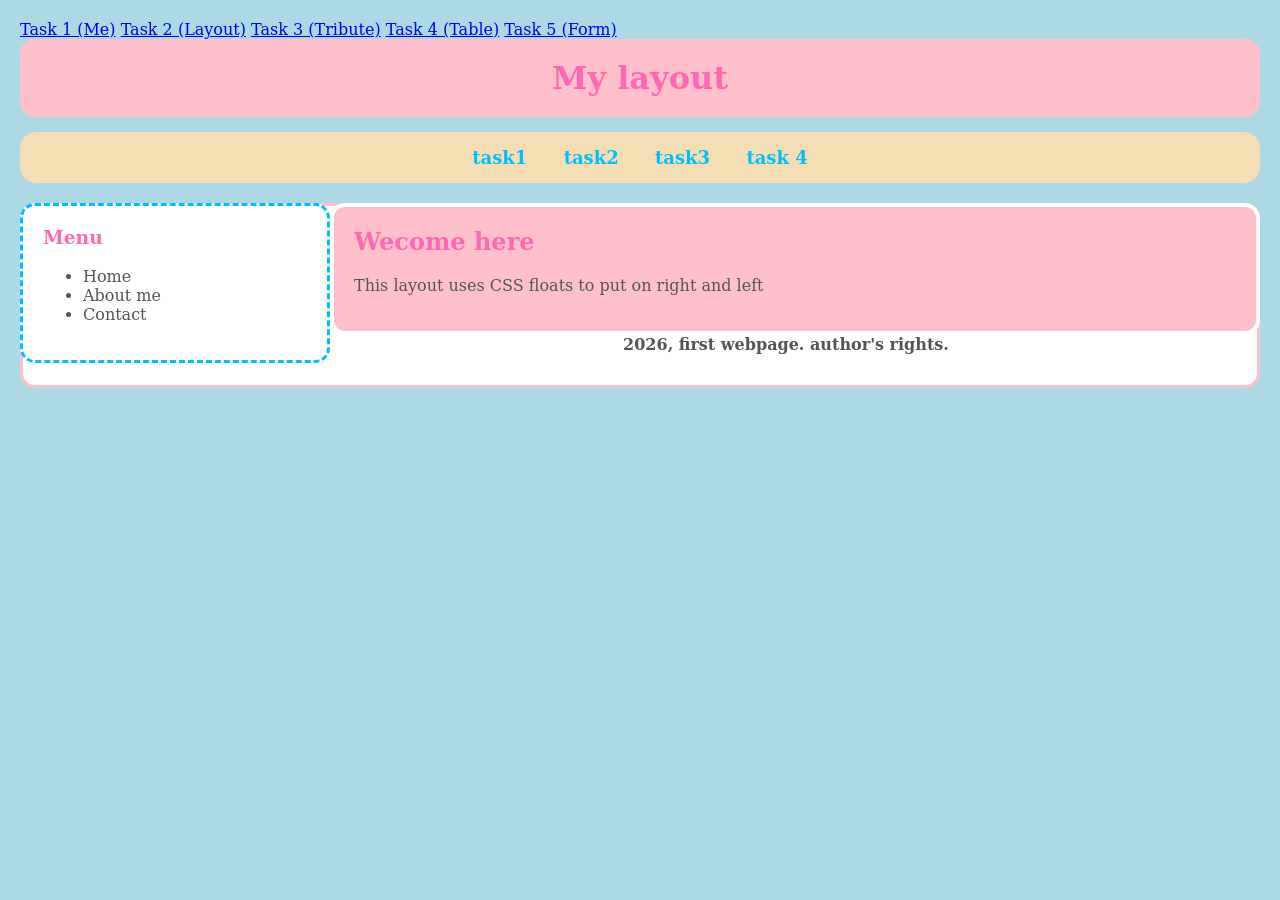
<file: layout.html>
<!DOCTYPE html>
<html>
    <head>
    <title> Task 2</title>
    <link rel="stylesheet" href="layout.css";>
    </head>
    <body>
        <nav class="navbar">
    <a href="../task1/index.html">Task 1 (Me)</a>
    <a href="index.html" class="active">Task 2 (Layout)</a>
    <a href="../task3/tribute.html">Task 3 (Tribute)</a>
    <a href="../task4/table.html">Task 4 (Table)</a>
    <a href="../task4/form.html">Task 5 (Form)</a>
        </nav>
        <div class="header">
            <h1>My layout</h1>
        </div>

        <div class ="navigbar">
            <a href="../task1/index.html"> task1 </a>
            <a href="#"> task2 </a>
            <a href="#">task3 </a>
            <a href="#"> task 4 </a>
        </div>

        <div class="middle-cont">
            <div class="sidebar">
                <h3>Menu </h3>
                <ul>
                    <li>Home</li>
                    <li>About me</li>
                    <li>Contact</li>
                </ul>
            </div>
            <div class="main">
                <h2>Wecome here</h2>
                <p> This layout uses CSS floats to put on right and left</p>
            </div>
        </div>
        <div class="footer"> 
            <p>2026, first webpage. author's rights.</p>
        </div>
    </body>
</html>
</file>
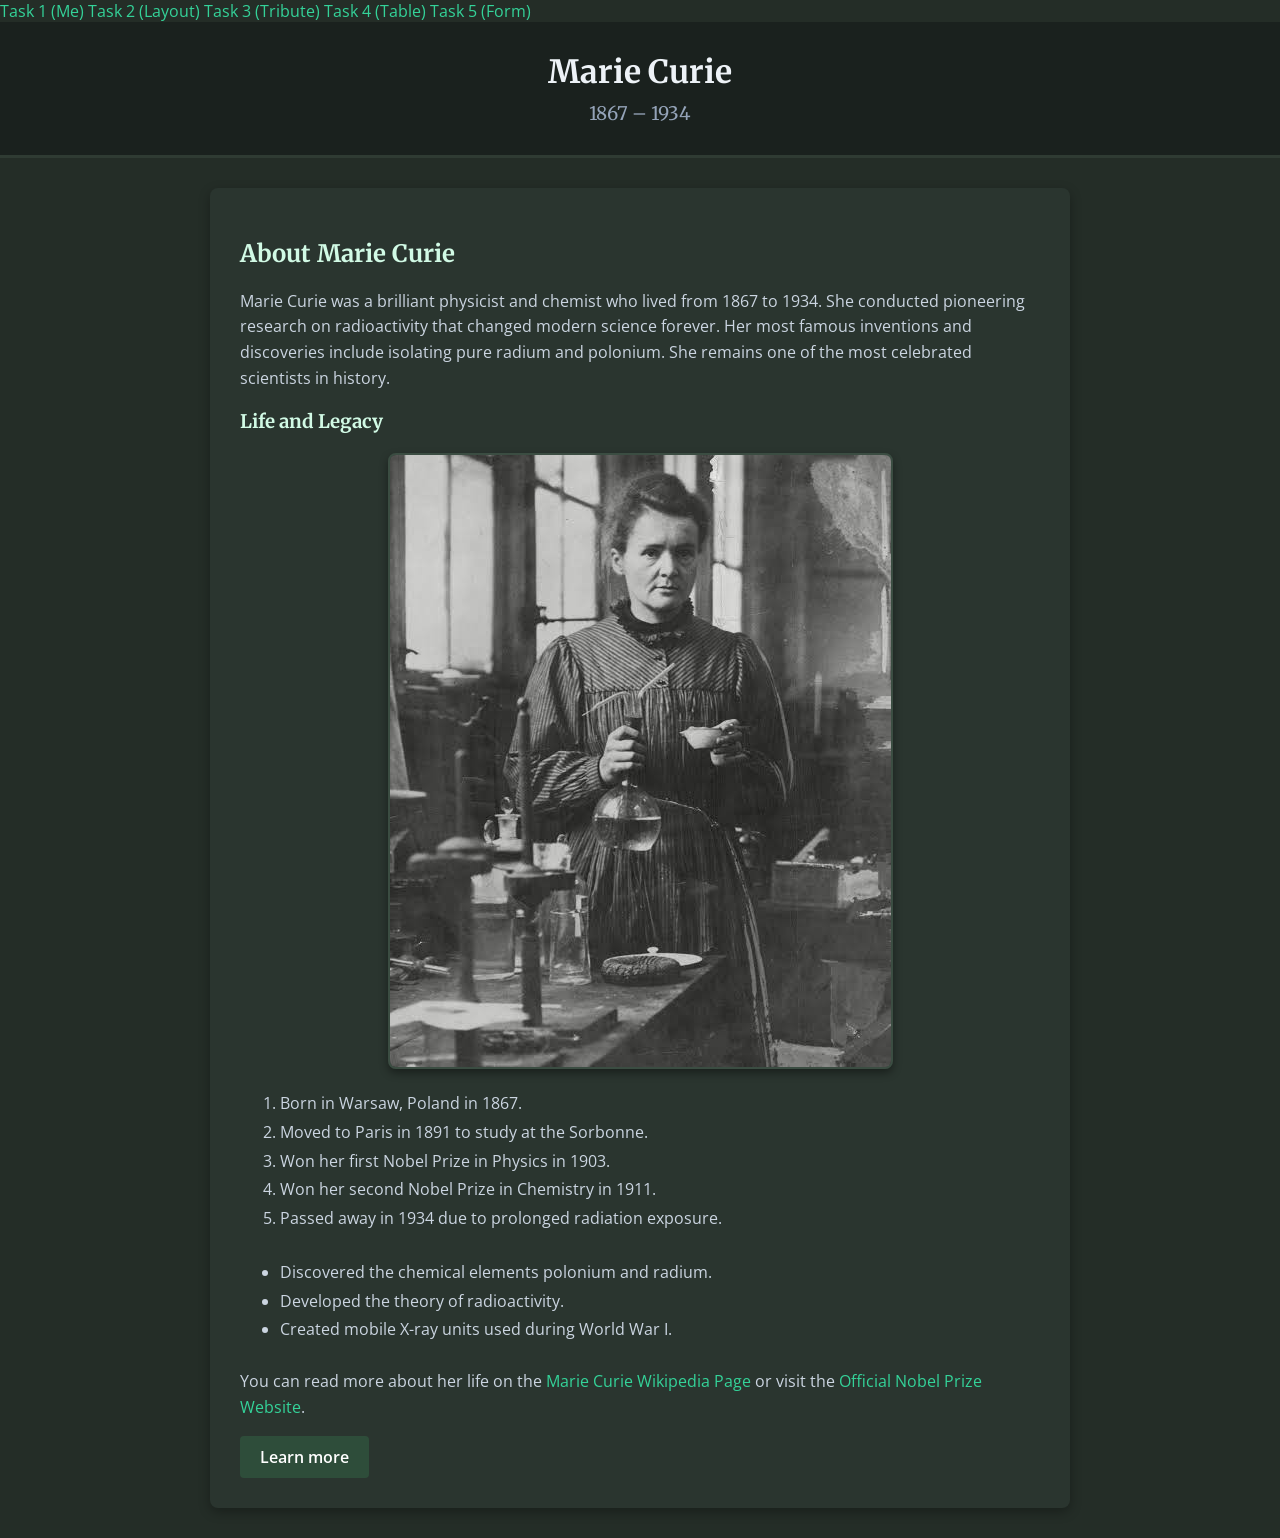
<file: tribute.html>
<!DOCTYPE html>
<html lang="en">
<head>
    <meta charset="UTF-8">
    <meta name="viewport" content="width=device-width, initial-scale=1.0">
    <title>Tribute Page - Marie Curie</title>
    <link rel="preconnect" href="https://fonts.googleapis.com">
    <link rel="preconnect" href="https://fonts.gstatic.com" crossorigin>
    <link href="https://fonts.googleapis.com/css2?family=Merriweather:wght@700&family=Open+Sans:wght@400;600&display=swap" rel="stylesheet">
    <link rel="stylesheet" href="styles.css">
</head>
<body>

    <nav class="navbar">
    <a href="../task1/index.html">Task 1 (Me)</a>
    <a href="../task2/layout.html">Task 2 (Layout)</a>
    <a href="tribute.html" class="active">Task 3 (Tribute)</a>
    <a href="../task4/table.html">Task 4 (Table)</a>
    <a href="../task4/form.html">Task 5 (Form)</a>
</nav>
    <header>
        <h1>Marie Curie</h1>
        <h3>1867 – 1934</h3>
    </header>

    <div class="content">
        <h2>About Marie Curie</h2>
        <p>Marie Curie was a brilliant physicist and chemist who lived from 1867 to 1934. She conducted pioneering research on radioactivity that changed modern science forever. Her most famous inventions and discoveries include isolating pure radium and polonium. She remains one of the most celebrated scientists in history.</p>

        <h3>Life and Legacy</h3>
        <img src="mariecurie.jpeg" alt="Portrait of Marie Curie working in her laboratory">

        <ol>
            <li>Born in Warsaw, Poland in 1867.</li>
            <li>Moved to Paris in 1891 to study at the Sorbonne.</li>
            <li>Won her first Nobel Prize in Physics in 1903.</li>
            <li>Won her second Nobel Prize in Chemistry in 1911.</li>
            <li>Passed away in 1934 due to prolonged radiation exposure.</li>
        </ol>

        <ul>
            <li>Discovered the chemical elements polonium and radium.</li>
            <li>Developed the theory of radioactivity.</li>
            <li>Created mobile X-ray units used during World War I.</li>
        </ul>

        <p>
            You can read more about her life on the 
            <a href="https://en.wikipedia.org/wiki/Marie_Curie">Marie Curie Wikipedia Page</a> 
            or visit the 
            <a href="https://www.nobelprize.org/stories/women-who-changed-science/marie-curie/">Official Nobel Prize Website</a>.
        </p>

        <a href="https://en.wikipedia.org/wiki/Marie_Curie" class="btn">Learn more</a>
    </div>

</body>
</html>
</file>
<file: layout.css>
body {
    background-color: lightblue;
    font-family: 'Didot', 'serif', cursive,sans-serif;
    color: #555;
    margin: 20px;
}

.header {
    background-color: pink;
    padding: 20px;
    text-align: center;
    border-radius: 15px;
    margin-bottom: 15px;
    border:4 px solid white;

}

.header h1 {
    color: hotpink;
    margin: 0;
}

.navigbar {
    background-color: wheat;
    padding: 15px;
    text-align: center;
    border-radius: 16px;
    margin-bottom: 20px;
    box-shadow: 2px 2px 10 px rgba(0,0,0,0.1);
}

.navigbar a {
    color: deepskyblue;
    text-decoration: none;
    font-weight: bold;
    margin:0 15px;
    font-size: 18px;
}

.navbar a:hover {
    color: hotpink;
}

.sidebar {
    float: left;
    width: 25%;
    background-color: white;
    padding: 20px;
    box-sizing: border-box;
    border-radius: 15px;
    border:3px dashed deepskyblue;
}

.sidebar h3 {
    color: hotpink;
    margin-top: 0;
}

.main {
    float: right;
    width: 75%;
    background-color: pink;
    padding: 20px;
    box-sizing: border-box;
    border-radius: 15px;
    border:4px solid white;
}

.main h2 {
    color: hotpink;
    margin-top: 0;
}

.footer {
    background-color: white;
    text-align: center;
    padding: 15px;
    margin-top: 20px;
    border-radius: 15px;
    border: 3px solid pink;
    font-weight: bold;
}
</file>
<file: styles.css>
body {
    background-color: #242d27;
    font-family: 'Open Sans', sans-serif;
    margin: 0;
    padding: 0;
}

header {
    background-color: #1a211e;
    color: #e2e8f0;
    padding: 30px;
    text-align: center;
    border-bottom: 3px solid #2f3b33;
}

header h1 {
    font-family: 'Merriweather', serif;
    margin: 0 0 10px 0;
    color: #edf2f7;
}

header h3 {
    margin: 0;
    font-weight: 400;
    color: #94a3b8;
}

.content {
    max-width: 800px;
    margin: 30px auto;
    padding: 30px;
    background-color: #2a352f;
    border-radius: 8px;
    box-shadow: 0 4px 12px rgba(0, 0, 0, 0.3);
}

h2, h3 {
    font-family: 'Merriweather', serif;
    color: #d1fae5;
}

p {
    font-size: 16px;
    line-height: 1.6;
    color: #cbd5e1;
}

img {
    max-width: 100%;
    height: auto;
    border-radius: 8px;
    box-shadow: 0 4px 8px rgba(0, 0, 0, 0.4);
    border: 2px solid #3b4d42;
    display: block;
    margin: 20px auto;
}

ol, ul {
    line-height: 1.8;
    color: #cbd5e1;
    margin-bottom: 25px;
}

ol {
    list-style-type: decimal;
}

ul {
    list-style-type: disc;
}

a {
    color: #34d399;
    text-decoration: none;
}

a:hover {
    text-decoration: underline;
    color: #6ee7b7;
}

.btn {
    display: inline-block;
    background-color: #2e4d3a;
    color: #ffffff;
    padding: 10px 20px;
    border-radius: 4px;
    text-decoration: none;
    font-weight: 600;
}

.btn:hover {
    background-color: #3b604a;
    color: #ffffff;
    text-decoration: none;
}
</file>
